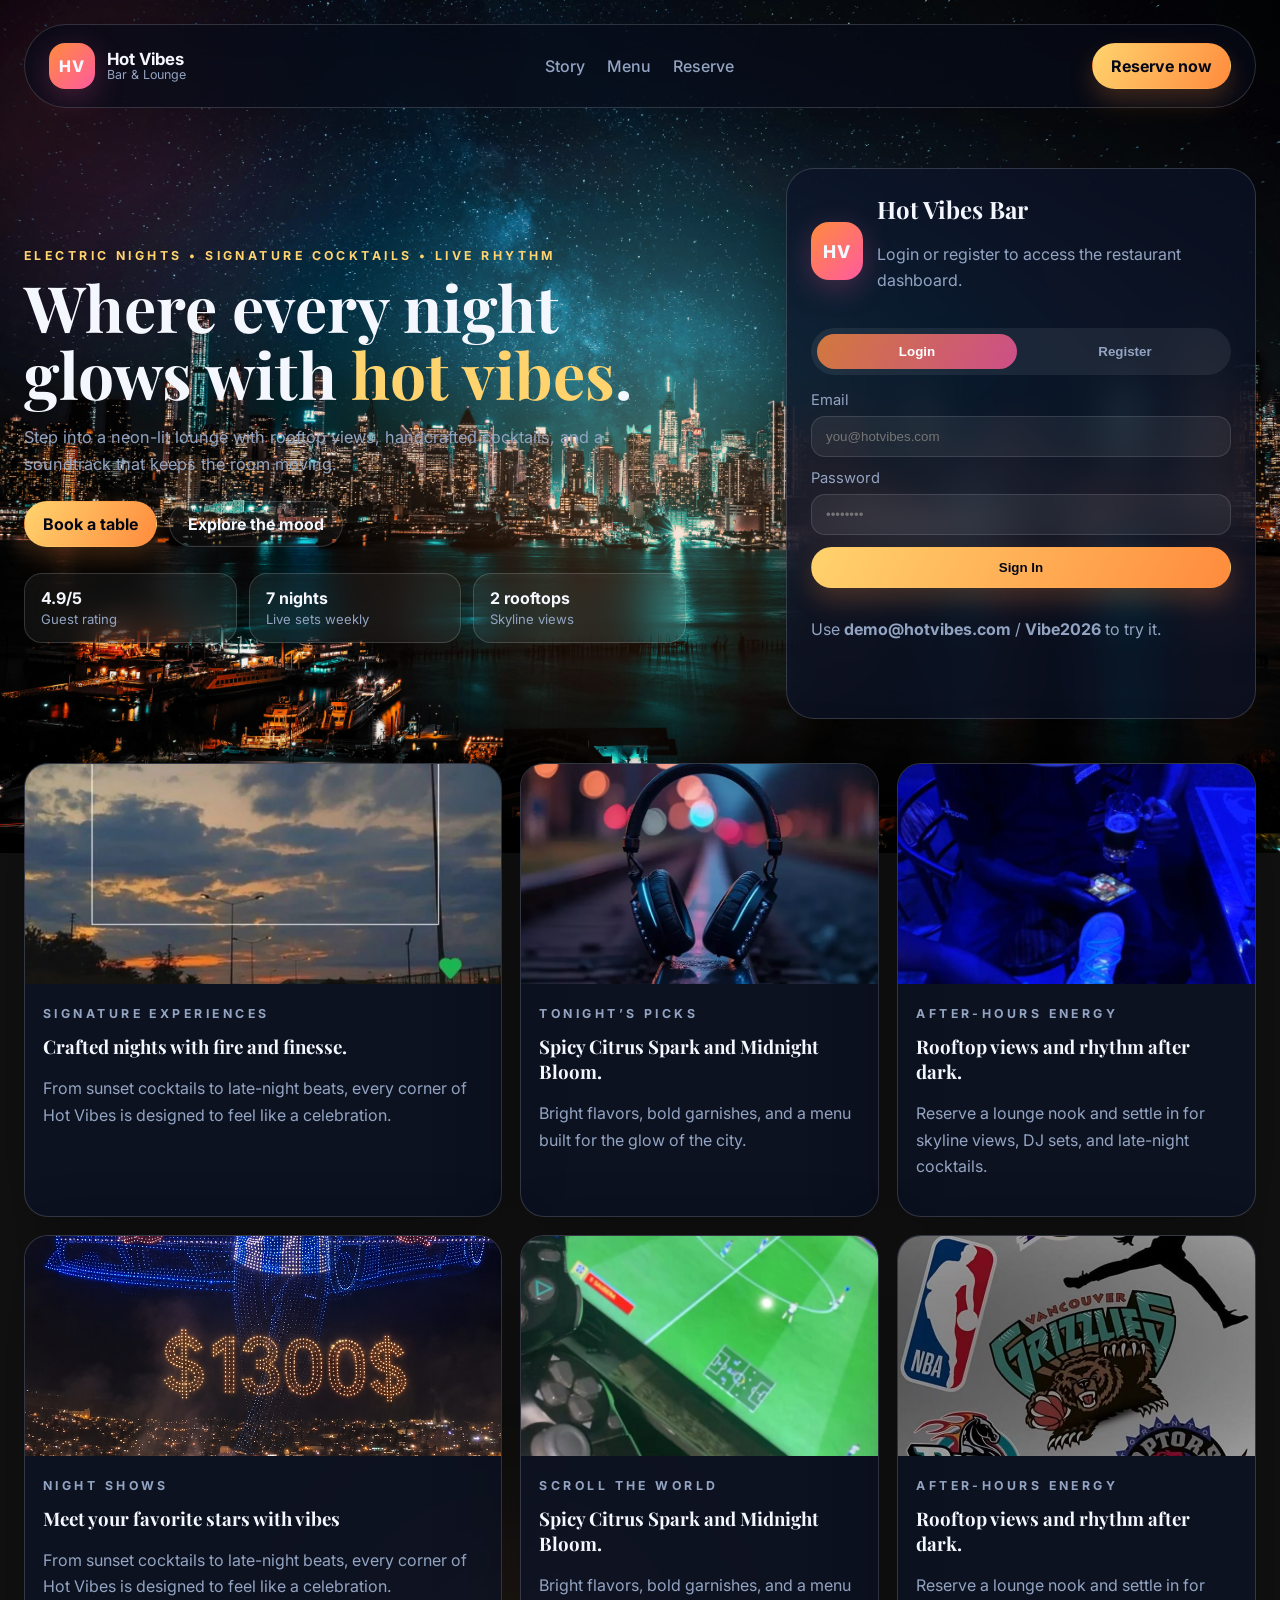
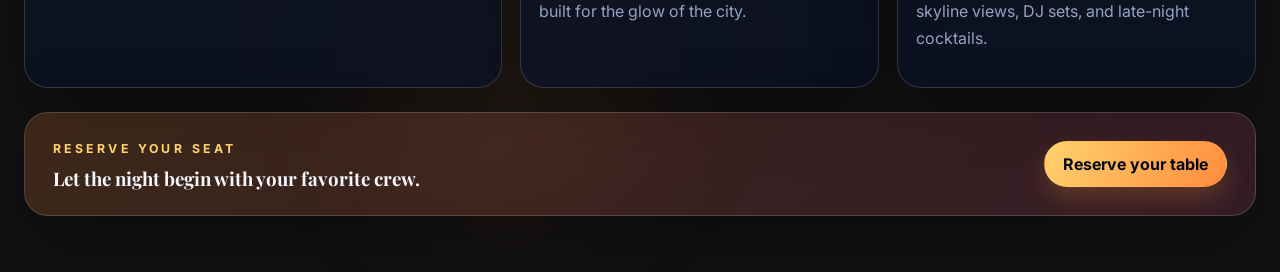
<file: index.html>
<!DOCTYPE html>
<html lang="en">
<head>
    <meta charset="UTF-8" />
    <meta name="viewport" content="width=device-width, initial-scale=1.0" />
    <title>Hot Vibes Bar</title>
    <link rel="preconnect" href="https://fonts.googleapis.com" />
    <link rel="preconnect" href="https://fonts.gstatic.com" crossorigin />
    <link href="https://fonts.googleapis.com/css2?family=Inter:wght@400;500;600;700;800&family=Playfair+Display:wght@700;800&display=swap" rel="stylesheet" />
    <link rel="stylesheet" href="style.css" />
</head>
<body>
    <div class="page-shell">
        <div class="aurora aurora-a"></div>
        <div class="aurora aur]ora-b"></div>
        <div class="aurora aurora-c"></div>

        <header class="topbar">
            <a class="brand" href="#">
                <span class="brand-mark">HV</span>
                <span class="brand-text">
                    <strong>Hot Vibes</strong>
                    <small>Bar &amp; Lounge</small>
                </span>
            </a>

            <nav class="nav-links">
                <a href="#story">Story</a>
                <a href="#menu">Menu</a>
                <a href="#reserve">Reserve</a>
            </nav>

            <a class="nav-cta" href="#reserve">Reserve now</a>
        </header>

        <main class="hero">
            <section class="hero-copy">
                <p class="eyebrow">Electric nights • signature cocktails • live rhythm</p>
                <h1>Where every night glows with <span>hot vibes</span>.</h1>
                <p class="hero-text">Step into a neon-lit lounge with rooftop views, handcrafted cocktails, and a soundtrack that keeps the room moving.</p>

                <div class="hero-actions">
                    <a class="primary-btn" href="#reserve">Book a table</a>
                    <a class="ghost-btn" href="#story">Explore the mood</a>
                </div>

                <div class="hero-highlights">
                    <article>
                        <strong>4.9/5</strong>
                        <span>Guest rating</span>
                    </article>
                    <article>
                        <strong>7 nights</strong>
                        <span>Live sets weekly</span>
                    </article>
                    <article>
                        <strong>2 rooftops</strong>
                        <span>Skyline views</span>
                    </article>
                </div>
            </section>

            <section class="auth-card">
                <div class="auth-panel">
                    <div class="brand-panel">
                        <div class="brand-mark brand-mark-large">HV</div>
                        <div>
                            <h2>Hot Vibes Bar</h2>
                            <p>Login or register to access the restaurant dashboard.</p>
                        </div>
                    </div>

                    <div class="switcher">
                        <button id="show-login" class="switch-btn active">Login</button>
                        <button id="show-register" class="switch-btn">Register</button>
                    </div>

                    <div class="form-window">
                        <form id="login-form" class="auth-form active" autocomplete="off">
                            <div class="input-group">
                                <label for="login-email">Email</label>
                                <input id="login-email" type="email" placeholder="you@hotvibes.com" required />
                            </div>
                            <div class="input-group">
                                <label for="login-password">Password</label>
                                <input id="login-password" type="password" placeholder="••••••••" required />
                            </div>
                           <button type="submit" class="primary-btn">Sign In</button>
                            <p class="form-note">Use <strong>demo@hotvibes.com</strong> / <strong>Vibe2026</strong> to try it.</p>
                        </form>

                        <form id="register-form" class="auth-form" autocomplete="off">
                            <div class="input-group">
                                <label for="register-name">Full Name</label>
                                <input id="register-name" type="text" placeholder="Your name" required />
                            </div>
                            <div class="input-group">
                                <label for="register-email">Email</label>
                                <input id="register-email" type="email" placeholder="you@hotvibes.com" required />
                            </div>
                            <div class="input-group">
                                <label for="register-password">Password</label>
                                <input id="register-password" type="password" placeholder="8+ characters" minlength="8" required />
                            </div>
                            <button type="submit" class="primary-btn">Create Account</button>
                            <p class="form-note">Strong passwords keep your dashboard secure.</p>
                        </form>
                    </div>

                    <div id="message" class="message"></div>
                </div>
            </section>
        </main>

        <section id="story" class="showcase">
            <article class="showcase-card">
                <img src="download.webp" alt="Stylish bar with colorful cocktails" />
                <div class="showcase-copy">
                    <p class="eyebrow">Signature experiences</p>
                    <h3>Crafted nights with fire and finesse.</h3>
                    <p>From sunset cocktails to late-night beats, every corner of Hot Vibes is designed to feel like a celebration.</p>
                </div>
            </article>
            <article id="menu" class="showcase-card">
                <img src="Headphones.webp" alt="Cocktails served with flair" />
                <div class="showcase-copy">
                    <p class="eyebrow">Tonight’s picks</p>
                    <h3>Spicy Citrus Spark and Midnight Bloom.</h3>
                    <p>Bright flavors, bold garnishes, and a menu built for the glow of the city.</p>
                </div>
            </article>
            <article class="showcase-card">
                <img src="download (4).jfif" alt="Lively rooftop lounge celebration" />
                <div class="showcase-copy">
                    <p class="eyebrow">After-hours energy</p>
                    <h3>Rooftop views and rhythm after dark.</h3>
                    <p>Reserve a lounge nook and settle in for skyline views, DJ sets, and late-night cocktails.</p>
                </div>
            </article>
            <article class="showcase-card">
                <img src="aln.png" alt="Stylish bar with colorful cocktails" />
                <div class="showcase-copy">
                    <p class="eyebrow">Night Shows</p>
                    <h3>Meet your favorite stars with vibes</h3>
                    <p>From sunset cocktails to late-night beats, every corner of Hot Vibes is designed to feel like a celebration.</p>
                </div>
            </article>
            <article id="menu" class="showcase-card">
                <img src="pls.jfif" alt="Cocktails served with flair" />
                <div class="showcase-copy">
                    <p class="eyebrow">Scroll the world</p>
                    <h3>Spicy Citrus Spark and Midnight Bloom.</h3>
                    <p>Bright flavors, bold garnishes, and a menu built for the glow of the city.</p>
                </div>
            </article>
            <article class="showcase-card">
                <img src="download (1).jfif" alt="Lively rooftop lounge celebration" />
                <div class="showcase-copy">
                    <p class="eyebrow">After-hours energy</p>
                    <h3>Rooftop views and rhythm after dark.</h3>
                    <p>Reserve a lounge nook and settle in for skyline views, DJ sets, and late-night cocktails.</p>
                </div>
            </article>
        </section>

        <section id="reserve" class="cta-section">
            <div>
                <p class="eyebrow">Reserve your seat</p>
                <h3>Let the night begin with your favorite crew.</h3>
            </div>
            <a class="primary-btn" href="#">Reserve your table</a>
        </section>

        <section id="dashboard" class="dashboard hidden">
            <div class="dashboard-header">
                <div class="header-copy">
                    <p class="eyebrow">Welcome to</p>
                    <h2>Hot Vibes Bar Dashboard</h2>
                    <p class="dashboard-subtitle">Track reservations, nightly revenue, and kitchen status at a glance.</p>
                </div>
                <button id="logout-btn" class="secondary-btn">Logout</button>
            </div>

            <div class="stats-grid">
                <article class="stat-card accent-1">
                    <span class="stat-label">Tonight's Guests</span>
                    <strong>128</strong>
                </article>
                <article class="stat-card accent-2">
                    <span class="stat-label">Open Tables</span>
                    <strong>14</strong>
                </article>
                <article class="stat-card accent-3">
                    <span class="stat-label">Bar Orders</span>
                    <strong>86</strong>
                </article>
                <article class="stat-card accent-4">
                    <span class="stat-label">Kitchen Tickets</span>
                    <strong>22</strong>
                </article>
                <article class="stat-card accent-5">
                    <span class="stat-label">Live Shows</span>
                    <strong>MANC 0:0 EVE </strong>
                    <strong>Huntrix band music </strong>
                </article>
                <article class="stat-card accent-6">
                    <span class="stat-label">Undisputed Drinks</span>
                    <strong>Hennesy</strong>
                    <strong> Vodka </strong>
                </article>
                <article class="stat-card accent-7">
                    <span class="stat-label">Major Foods</span>
                    <strong> bourchette </strong>
                    <strong> chicken </strong>
                </article>
                <article class="stat-card accent-8">
                    <span class="stat-label">Closing time</span>
                    <strong> 23:00pm </strong>
                </article>
            </div>

            <div class="dashboard-panels">
                <div class="panel glass-panel">
                    <h3>Bar Pulse</h3>
                    <p>Live cocktail flow, guest moods and drink specials are ready to roll.</p>
                    <ul>
                        <li>Mixology trend: Spicy Pineapple</li>
                        <li>VIP seats filled: 6 / 8</li>
                        <li>Next happy hour in: 18 min</li>
                    </ul>
                </div>
                <div class="panel glass-panel">
                    <h3>Restaurant Flow</h3>
                    <p>See table rotations, waiting list, and kitchen timing in one screen.</p>
                    <ul>
                        <li>Seats occupied: 72%</li>
                        <li>Reservation lead: 42 min</li>
                        <li>Order speed rating: 4.8/5</li>
                    </ul>
                </div>
            </div>
        </section>
    </div>

    <script src="script.js"></script>
</body>
</html>
</file>
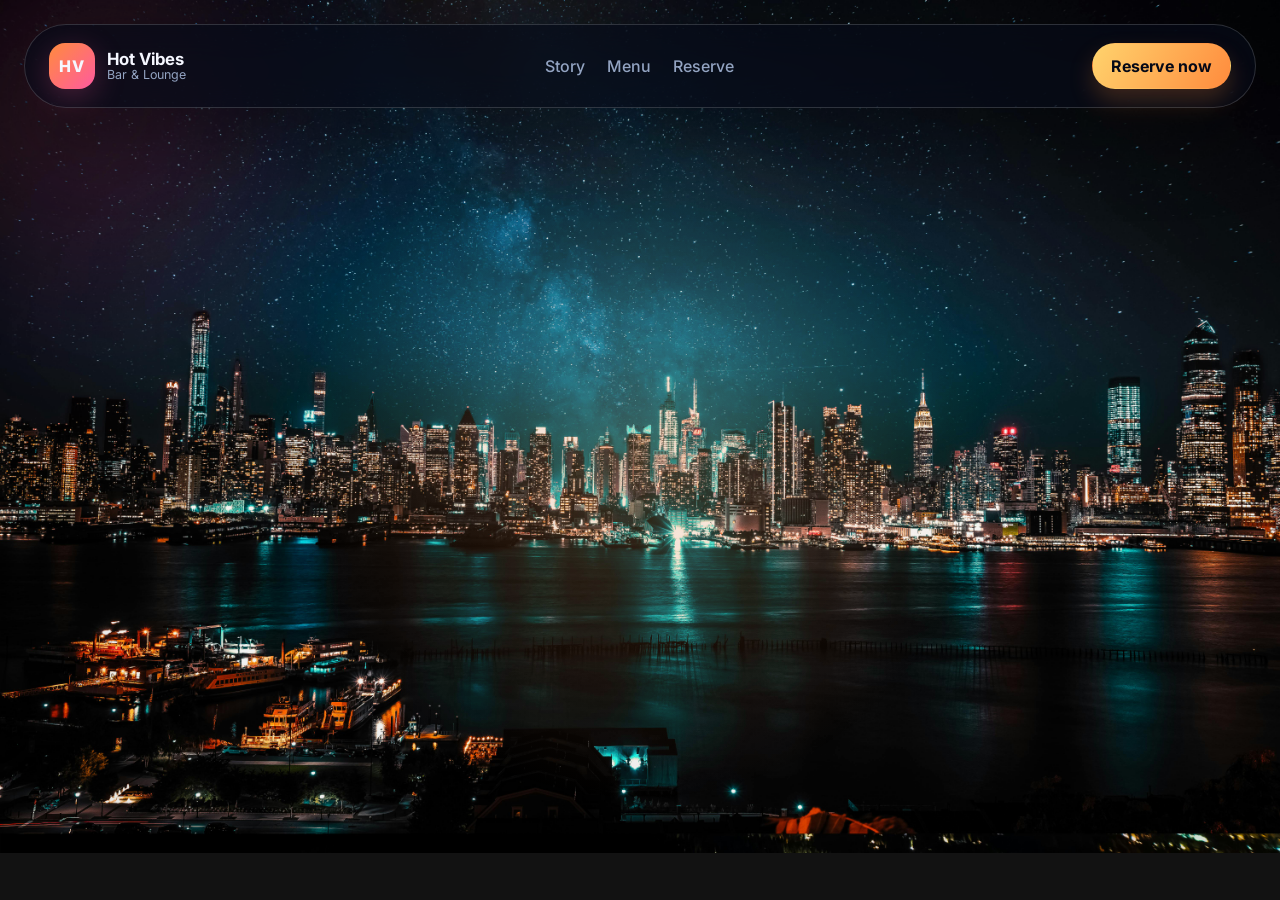
<file: dashboard.html>
<!DOCTYPE html>
<html lang="en">
<head>
    <meta charset="UTF-8" />
    <meta name="viewport" content="width=device-width, initial-scale=1.0" />
    <title>Hot Vibes Bar</title>
    <link rel="preconnect" href="https://fonts.googleapis.com" />
    <link rel="preconnect" href="https://fonts.gstatic.com" crossorigin />
    <link href="https://fonts.googleapis.com/css2?family=Inter:wght@400;500;600;700;800&family=Playfair+Display:wght@700;800&display=swap" rel="stylesheet" />
    <link rel="stylesheet" href="style.css" />
</head>
<body>
    <div class="page-shell">
        <div class="aurora aurora-a"></div>
        <div class="aurora aur]ora-b"></div>
        <div class="aurora aurora-c"></div>

        <header class="topbar">
            <a class="brand" href="#">
                <span class="brand-mark">HV</span>
                <span class="brand-text">
                    <strong>Hot Vibes</strong>
                    <small>Bar &amp; Lounge</small>
                </span>
            </a>

            <nav class="nav-links">
                <a href="#story">Story</a>
                <a href="#menu">Menu</a>
                <a href="#reserve">Reserve</a>
            </nav>

            <a class="nav-cta" href="#reserve">Reserve now</a>
        </header>
<!--
        <main class="hero">
            <section class="hero-copy">
                <p class="eyebrow">Electric nights • signature cocktails • live rhythm</p>
                <h1>Where every night glows with <span>hot vibes</span>.</h1>
                <p class="hero-text">Step into a neon-lit lounge with rooftop views, handcrafted cocktails, and a soundtrack that keeps the room moving.</p>

                <div class="hero-actions">
                    <a class="primary-btn" href="#reserve">Book a table</a>
                    <a class="ghost-btn" href="#story">Explore the mood</a>
                </div>

                <div class="hero-highlights">
                    <article>
                        <strong>4.9/5</strong>
                        <span>Guest rating</span>
                    </article>
                    <article>
                        <strong>7 nights</strong>
                        <span>Live sets weekly</span>
                    </article>
                    <article>
                        <strong>2 rooftops</strong>
                        <span>Skyline views</span>
                    </article>
                </div>
            </section>

            <section class="auth-card">
                <div class="auth-panel">
                    <div class="brand-panel">
                        <div class="brand-mark brand-mark-large">HV</div>
                        <div>
                            <h2>Hot Vibes Bar</h2>
                            <p>Login or register to access the restaurant dashboard.</p>
                        </div>
                    </div>

                    <div class="switcher">
                        <button id="show-login" class="switch-btn active">Login</button>
                        <button id="show-register" class="switch-btn">Register</button>
                    </div>

                    <div class="form-window">
                        <form id="login-form" class="auth-form active" autocomplete="off">
                            <div class="input-group">
                                <label for="login-email">Email</label>
                                <input id="login-email" type="email" placeholder="you@hotvibes.com" required />
                            </div>
                            <div class="input-group">
                                <label for="login-password">Password</label>
                                <input id="login-password" type="password" placeholder="••••••••" required />
                            </div>
                            <button type="submit" class="primary-btn">Sign In</button>
                            <p class="form-note">Use <strong>demo@hotvibes.com</strong> / <strong>Vibe2026</strong> to try it.</p>
                        </form>

                        <form id="register-form" class="auth-form" autocomplete="off">
                            <div class="input-group">
                                <label for="register-name">Full Name</label>
                                <input id="register-name" type="text" placeholder="Your name" required />
                            </div>
                            <div class="input-group">
                                <label for="register-email">Email</label>
                                <input id="register-email" type="email" placeholder="you@hotvibes.com" required />
                            </div>
                            <div class="input-group">
                                <label for="register-password">Password</label>
                                <input id="register-password" type="password" placeholder="8+ characters" minlength="8" required />
                            </div>
                            <button type="submit" class="primary-btn">Create Account</button>
                            <p class="form-note">Strong passwords keep your dashboard secure.</p>
                        </form>
                    </div>

                    <div id="message" class="message"></div>
                </div>
            </section>
        </main>

        <section id="story" class="showcase">
            <article class="showcase-card">
                <img src="download.webp" alt="Stylish bar with colorful cocktails" />
                <div class="showcase-copy">
                    <p class="eyebrow">Signature experiences</p>
                    <h3>Crafted nights with fire and finesse.</h3>
                    <p>From sunset cocktails to late-night beats, every corner of Hot Vibes is designed to feel like a celebration.</p>
                </div>
            </article>
            <article id="menu" class="showcase-card">
                <img src="Headphones.webp" alt="Cocktails served with flair" />
                <div class="showcase-copy">
                    <p class="eyebrow">Tonight’s picks</p>
                    <h3>Spicy Citrus Spark and Midnight Bloom.</h3>
                    <p>Bright flavors, bold garnishes, and a menu built for the glow of the city.</p>
                </div>
            </article>
            <article class="showcase-card">
                <img src="download (4).jfif" alt="Lively rooftop lounge celebration" />
                <div class="showcase-copy">
                    <p class="eyebrow">After-hours energy</p>
                    <h3>Rooftop views and rhythm after dark.</h3>
                    <p>Reserve a lounge nook and settle in for skyline views, DJ sets, and late-night cocktails.</p>
                </div>
            </article>
            <article class="showcase-card">
                <img src="aln.png" alt="Stylish bar with colorful cocktails" />
                <div class="showcase-copy">
                    <p class="eyebrow">Night Shows</p>
                    <h3>Meet your favorite stars with vibes</h3>
                    <p>From sunset cocktails to late-night beats, every corner of Hot Vibes is designed to feel like a celebration.</p>
                </div>
            </article>
            <article id="menu" class="showcase-card">
                <img src="pls.jfif" alt="Cocktails served with flair" />
                <div class="showcase-copy">
                    <p class="eyebrow">Scroll the world</p>
                    <h3>Spicy Citrus Spark and Midnight Bloom.</h3>
                    <p>Bright flavors, bold garnishes, and a menu built for the glow of the city.</p>
                </div>
            </article>
            <article class="showcase-card">
                <img src="download (1).jfif" alt="Lively rooftop lounge celebration" />
                <div class="showcase-copy">
                    <p class="eyebrow">After-hours energy</p>
                    <h3>Rooftop views and rhythm after dark.</h3>
                    <p>Reserve a lounge nook and settle in for skyline views, DJ sets, and late-night cocktails.</p>
                </div>
            </article>
        </section>

        <section id="reserve" class="cta-section">
            <div>
                <p class="eyebrow">Reserve your seat</p>
                <h3>Let the night begin with your favorite crew.</h3>
            </div>
            <a class="primary-btn" href="#">Reserve your table</a>
        </section>
    -->
        <section id="dashboard" class="dashboard hidden">
            <div class="dashboard-header">
                <div class="header-copy">
                    <p class="eyebrow">Welcome to</p>
                    <h2>Hot Vibes Bar Dashboard</h2>
                    <p class="dashboard-subtitle">Track reservations, nightly revenue, and kitchen status at a glance.</p>
                </div>
                <button id="logout-btn" class="secondary-btn">Logout</button>
            </div>

            <div class="stats-grid">
                <article class="stat-card accent-1">
                    <span class="stat-label">Tonight's Guests</span>
                    <strong>128</strong>
                </article>
                <article class="stat-card accent-2">
                    <span class="stat-label">Open Tables</span>
                    <strong>14</strong>
                </article>
                <article class="stat-card accent-3">
                    <span class="stat-label">Bar Orders</span>
                    <strong>86</strong>
                </article>
                <article class="stat-card accent-4">
                    <span class="stat-label">Kitchen Tickets</span>
                    <strong>22</strong>
                </article>
                <article class="stat-card accent-5">
                    <span class="stat-label">Live Shows</span>
                    <strong>MANC 0:0 EVE </strong>
                    <strong>Huntrix band music </strong>
                </article>
                <article class="stat-card accent-6">
                    <span class="stat-label">Undisputed Drinks</span>
                    <strong>Hennesy</strong>
                    <strong> Vodka </strong>
                </article>
                <article class="stat-card accent-7">
                    <span class="stat-label">Major Foods</span>
                    <strong> bourchette </strong>
                    <strong> chicken </strong>
                </article>
                <article class="stat-card accent-8">
                    <span class="stat-label">Closing time</span>
                    <strong> 23:00pm </strong>
                </article>
            </div>

            <div class="dashboard-panels">
                <div class="panel glass-panel">
                    <h3>Bar Pulse</h3>
                    <p>Live cocktail flow, guest moods and drink specials are ready to roll.</p>
                    <ul>
                        <li>Mixology trend: Spicy Pineapple</li>
                        <li>VIP seats filled: 6 / 8</li>
                        <li>Next happy hour in: 18 min</li>
                    </ul>
                </div>
                <div class="panel glass-panel">
                    <h3>Restaurant Flow</h3>
                    <p>See table rotations, waiting list, and kitchen timing in one screen.</p>
                    <ul>
                        <li>Seats occupied: 72%</li>
                        <li>Reservation lead: 42 min</li>
                        <li>Order speed rating: 4.8/5</li>
                    </ul>
                </div>
            </div>
        </section>
    </div>

    <script src="script.js"></script>
</body>
</html>
</file>
<file: style.css>
:root {
    color-scheme: dark;
    --bg-dark: #040816;
    --bg-mid: #111b33;
    --panel: rgba(12, 19, 39, 0.72);
    --panel-strong: rgba(10, 16, 32, 0.9);
    --text: #f5f7ff;
    --muted: #93a4c2;
    --accent: #ff8b3d;
    --accent-2: #ff5a9f;
    --accent-3: #38d1ff;
    --border: rgba(255, 255, 255, 0.16);
    --shadow: 0 25px 80px rgba(0, 0, 0, 0.35);
    --mouse-x: 50%;
    --mouse-y: 50%;
}

* {
    box-sizing: border-box;
}

html {
    scroll-behavior: smooth;
}

body {
    margin: 0;
    min-height: 100vh;
    font-family: 'Inter', sans-serif;
    color: var(--text);
    background-image: url(pexels-sanaan-3075993.jpg);
    background-size: contain;
    background-repeat: no-repeat;
       /* radial-gradient(circle at top left, rgba(56, 189, 248, 0.18), transparent 24%),
        radial-gradient(circle at bottom right, rgba(255, 90, 159, 0.15), transparent 30%),
        linear-gradient(120deg, #060913 0%, #131d37 45%, #0a1328 100%);*/
    overflow-x: hidden;
}

body::before {
    content: '';
    position: fixed;
    inset: -20%;
    background: radial-gradient(circle at var(--mouse-x) var(--mouse-y), rgba(255, 139, 61, 0.22), transparent 32%);
    pointer-events: none;
    z-index: 0;
}

.page-shell {
    position: relative;
    z-index: 1;
    max-width: 1320px;
    margin: 0 auto;
    padding: 24px 24px 56px;
}

.aurora {
    position: absolute;
    border-radius: 999px;
    filter: blur(90px);
    opacity: 0.55;
    pointer-events: none;
    z-index: 0;
    animation: drift 16s ease-in-out infinite;
}

.aurora-a {
    width: 320px;
    height: 320px;
    top: -40px;
    left: -60px;
    background: rgba(255, 90, 159, 0.28);
}

.aurora-b {
    width: 360px;
    height: 360px;
    top: 120px;
    right: -80px;
    background: rgba(56, 209, 255, 0.22);
    animation-delay: -4s;
}

.aurora-c {
    width: 250px;
    height: 250px;
    bottom: 80px;
    left: 30%;
    background: rgba(255, 139, 61, 0.2);
    animation-delay: -8s;
}

.topbar,
.hero,
.showcase,
.cta-section,
.dashboard {
    position: relative;
    z-index: 1;
}

.topbar {
    display: flex;
    align-items: center;
    justify-content: space-between;
    gap: 20px;
    padding: 18px 24px;
    border: 1px solid var(--border);
    border-radius: 999px;
    background: rgba(6, 10, 24, 0.7);
    backdrop-filter: blur(18px);
    box-shadow: var(--shadow);
}

.brand {
    display: inline-flex;
    align-items: center;
    gap: 12px;
    color: var(--text);
    text-decoration: none;
}

.brand-mark {
    display: grid;
    place-items: center;
    width: 46px;
    height: 46px;
    border-radius: 16px;
    font-weight: 800;
    letter-spacing: 0.08em;
    background: linear-gradient(135deg, var(--accent), var(--accent-2));
    box-shadow: 0 8px 30px rgba(255, 90, 159, 0.25);
}

.brand-mark-large {
    width: 58px;
    height: 58px;
    border-radius: 18px;
    font-size: 1.1rem;
}

.brand-text {
    display: flex;
    flex-direction: column;
    line-height: 1.1;
}

.brand-text strong {
    font-size: 1.05rem;
}

.brand-text small {
    color: var(--muted);
    font-size: 0.78rem;
}

.nav-links {
    display: flex;
    gap: 22px;
}

.nav-links a {
    color: var(--muted);
    text-decoration: none;
    font-weight: 500;
    transition: color 220ms ease;
}

.nav-links a:hover {
    color: var(--text);
}

.nav-cta,
.primary-btn,
.secondary-btn,
.ghost-btn {
    display: inline-flex;
    justify-content: center;
    align-items: center;
    gap: 8px;
    padding: 12px 18px;
    border-radius: 999px;
    border: 1px solid transparent;
    font-weight: 700;
    text-decoration: none;
    cursor: pointer;
    transition: transform 220ms ease, box-shadow 220ms ease, border-color 220ms ease;
}

.nav-cta,
.primary-btn {
    color: #040816;
    background: linear-gradient(120deg, #ffd36d, #ff8b3d);
    box-shadow: 0 12px 25px rgba(255, 139, 61, 0.22);
}

.secondary-btn {
    color: var(--text);
    background: rgba(255, 255, 255, 0.08);
    border-color: var(--border);
}

.ghost-btn {
    color: var(--text);
    border-color: var(--border);
    background: rgba(255, 255, 255, 0.04);
}

.nav-cta:hover,
.primary-btn:hover,
.secondary-btn:hover,
.ghost-btn:hover {
    transform: translateY(-2px);
}

.hero {
    display: grid;
    grid-template-columns: 1.1fr 0.9fr;
    gap: 28px;
    align-items: center;
    margin-top: 28px;
    padding: 32px 0 10px;
}

.hero-copy h1 {
    margin: 0 0 16px;
    font-family: 'Playfair Display', serif;
    font-size: clamp(2.3rem, 5vw, 4.3rem);
    line-height: 1.05;
}

.hero-copy h1 span {
    color: #ffd36d;
}

.eyebrow {
    display: inline-block;
    margin: 0 0 10px;
    color: #ffd36d;
    text-transform: uppercase;
    letter-spacing: 0.28em;
    font-size: 0.77rem;
    font-weight: 700;
}

.hero-text {
    margin: 0 0 22px;
    max-width: 620px;
    color: var(--muted);
    font-size: 1.02rem;
    line-height: 1.7;
}

.hero-actions {
    display: flex;
    flex-wrap: wrap;
    gap: 12px;
    margin-bottom: 26px;
}

.hero-highlights {
    display: grid;
    grid-template-columns: repeat(3, minmax(0, 1fr));
    gap: 12px;
}

.hero-highlights article {
    padding: 14px 16px;
    border: 1px solid var(--border);
    border-radius: 18px;
    background: rgba(255, 255, 255, 0.05);
    backdrop-filter: blur(16px);
}

.hero-highlights strong {
    display: block;
    font-size: 1rem;
}

.hero-highlights span {
    color: var(--muted);
    font-size: 0.82rem;
}

.auth-card {
    display: flex;
    justify-content: flex-end;
}

.auth-panel,
.dashboard {
    width: min(100%, 470px);
    padding: 24px;
    border: 1px solid var(--border);
    border-radius: 28px;
    background: var(--panel);
    backdrop-filter: blur(20px);
    box-shadow: var(--shadow);
}

.brand-panel {
    display: flex;
    align-items: center;
    gap: 14px;
    margin-bottom: 18px;
}

.brand-panel h2,
.dashboard-header h2,
.showcase-copy h3,
.cta-section h3,
.panel h3 {
    margin: 0;
    font-family: 'Playfair Display', serif;
}

.brand-panel p,
.showcase-copy p,
.panel p,
.dashboard-subtitle,
.form-note,
.message {
    color: var(--muted);
    line-height: 1.65;
}

.switcher {
    display: flex;
    gap: 8px;
    padding: 6px;
    border-radius: 999px;
    background: rgba(255, 255, 255, 0.07);
    margin-bottom: 16px;
}

.switch-btn {
    flex: 1;
    border: 0;
    padding: 10px 14px;
    border-radius: 999px;
    background: transparent;
    color: var(--muted);
    cursor: pointer;
    font-weight: 700;
}

.switch-btn.active {
    background: linear-gradient(120deg, rgba(255, 139, 61, 0.8), rgba(255, 90, 159, 0.78));
    color: #fff;
}

.form-window {
    position: relative;
}

.auth-form {
    display: none;
    gap: 12px;
}

.auth-form.active {
    display: flex;
    flex-direction: column;
}

.input-group {
    display: flex;
    flex-direction: column;
    gap: 7px;
}

.input-group label {
    font-size: 0.92rem;
    color: var(--muted);
}

.input-group input {
    padding: 12px 14px;
    border: 1px solid rgba(255, 255, 255, 0.12);
    border-radius: 14px;
    background: rgba(255, 255, 255, 0.06);
    color: var(--text);
}

.input-group input:focus {
    outline: 2px solid rgba(56, 209, 255, 0.25);
    border-color: rgba(56, 209, 255, 0.4);
}

.message {
    min-height: 24px;
    margin-top: 12px;
    font-size: 0.95rem;
}

.showcase {
    display: grid;
    grid-template-columns: 1.2fr 0.9fr 0.9fr;
    gap: 18px;
    margin-top: 34px;
}

.showcase-card {
    overflow: hidden;
    border: 1px solid var(--border);
    border-radius: 24px;
    background: var(--panel);
    box-shadow: var(--shadow);
}

.showcase-card.large {
    grid-row: span 2;
}

.showcase-card img {
    width: 100%;
    height: 220px;
    object-fit: cover;
    display: block;
}

.showcase-card.large img {
    height: 320px;
}

.showcase-copy {
    padding: 18px 18px 20px;
}

.cta-section {
    display: flex;
    justify-content: space-between;
    align-items: center;
    gap: 18px;
    margin-top: 24px;
    padding: 24px 28px;
    border: 1px solid var(--border);
    border-radius: 24px;
    background: linear-gradient(120deg, rgba(255, 139, 61, 0.18), rgba(255, 90, 159, 0.14));
    box-shadow: var(--shadow);
}

.dashboard {
    width: 100%;
    margin-top: 26px;
}

.dashboard-header {
    display: flex;
    justify-content: space-between;
    align-items: flex-start;
    gap: 20px;
    margin-bottom: 18px;
}

.welcome-note {
    margin-top: 8px;
    color: #ffd36d;
}

.stats-grid {
    display: grid;
    grid-template-columns: repeat(4, minmax(0, 1fr));
    gap: 14px;
    margin-bottom: 16px;
}

.stat-card {
    padding: 18px;
    border-radius: 18px;
    color: #fff;
}

.stat-card strong {
    display: block;
    margin-top: 6px;
    font-size: 1.5rem;
}

.accent-1 { background: linear-gradient(135deg, #ff7f3d, #ffaf3d); }
.accent-2 { background: linear-gradient(135deg, #ff4d80, #ff8b3d); }
.accent-3 { background: linear-gradient(135deg, #3fd1ff, #3c7eff); }
.accent-4 { background: linear-gradient(135deg, #2dd4bf, #14b8a6); }
.accent-5 { background: linear-gradient(135deg, #d42db8, #06211e); }
.accent-6 { background: linear-gradient(35deg, #d4672d, #16b7a4); }
.accent-7 { background: linear-gradient(180deg, #191718, #2115a6); }
.accent-8 { background: linear-gradient(135deg, #2dd462, #06211e); }

.dashboard-panels {
    display: grid;
    grid-template-columns: repeat(2, minmax(0, 1fr));
    gap: 14px;
}

.panel {
    padding: 18px;
    border-radius: 18px;
    background:linear-gradient(35deg,#111b33,#ff7f4d);
}

.panel ul {
    margin: 10px 0 0 18px;
    color: var(--muted);
    line-height: 1.7;
}

.hidden {
    display: none !important;
}

@keyframes drift {
    0%, 100% { transform: translate3d(0, 0, 0) scale(1); }
    50% { transform: translate3d(20px, 18px, 0) scale(1.06); }
}

@media (max-width: 1024px) {
    .hero,
    .showcase {
        grid-template-columns: 1fr;
    }

    .auth-card {
        justify-content: stretch;
    }

    .auth-panel {
        width: 100%;
    }
}

@media (max-width: 760px) {
    .page-shell {
        padding: 16px 16px 40px;
    }

    .topbar,
    .cta-section,
    .dashboard-header {
        flex-direction: column;
        align-items: flex-start;
    }

    .nav-links {
        flex-wrap: wrap;
        gap: 12px;
    }

    .hero-highlights,
    .stats-grid,
    .dashboard-panels {
        grid-template-columns: 1fr;
    }

    .showcase-card.large img {
        height: 240px;
    }
}
</file>
